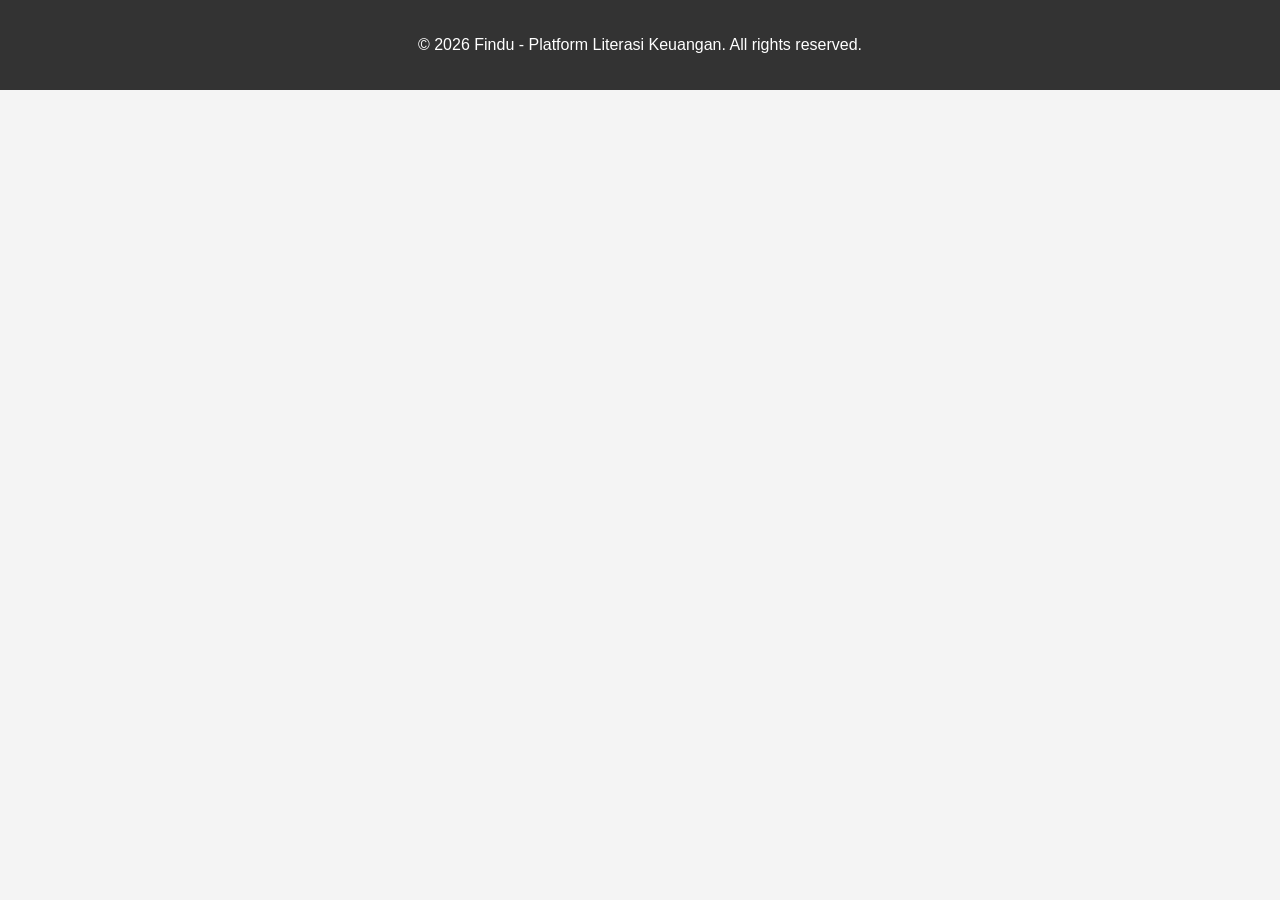
<file: index.html>
<!DOCTYPE html>
<html lang="id">
<head>
    <meta charset="UTF-8">
    <meta name="viewport" content="width=device-width, initial-scale=1.0">
    <title>Findu - Platform Literasi Keuangan & Investasi</title>
    <link rel="stylesheet" href="styles.css">
</head>
<body>
    <!-- Authentication Modal -->
    <div id="authModal" class="auth-modal">
        <div class="auth-container">
            <div class="auth-card login-card" id="loginCard">
                <div class="auth-header">
                    <h2>Login</h2>
                    <p>Selamat datang kembali di Findu</p>
                </div>
                <form onsubmit="handleLogin(event)">
                    <div class="form-group">
                        <label for="login-email">Email</label>
                        <input type="email" id="login-email" placeholder="nama@email.com" required>
                        <span class="input-icon">✉️</span>
                    </div>
                    <div class="form-group">
                        <label for="login-password">Password</label>
                        <input type="password" id="login-password" placeholder="••••••••" required>
                        <span class="input-icon">🔒</span>
                    </div>
                    <div class="form-remember">
                        <input type="checkbox" id="remember-me">
                        <label for="remember-me">Ingat saya</label>
                    </div>
                    <button type="submit" class="btn-auth">Masuk</button>
                </form>
                <div class="auth-footer">
                    <p>Belum punya akun? <a href="#" onclick="toggleAuth()">Daftar di sini</a></p>
                    <a href="#" class="forgot-password">Lupa password?</a>
                </div>
            </div>

            <div class="auth-card register-card hidden" id="registerCard">
                <div class="auth-header">
                    <h2>Daftar</h2>
                    <p>Mulai perjalanan finansial Anda sekarang</p>
                </div>
                <form onsubmit="handleRegister(event)">
                    <div class="form-group">
                        <label for="register-name">Nama Lengkap</label>
                        <input type="text" id="register-name" placeholder="Nama Anda" required>
                        <span class="input-icon">👤</span>
                    </div>
                    <div class="form-group">
                        <label for="register-email">Email</label>
                        <input type="email" id="register-email" placeholder="nama@email.com" required>
                        <span class="input-icon">✉️</span>
                    </div>
                    <div class="form-group">
                        <label for="register-password">Password</label>
                        <input type="password" id="register-password" placeholder="Minimal 8 karakter" required>
                        <span class="input-icon">🔒</span>
                    </div>
                    <div class="form-group">
                        <label for="register-confirm">Konfirmasi Password</label>
                        <input type="password" id="register-confirm" placeholder="Ulangi password" required>
                        <span class="input-icon">🔒</span>
                    </div>
                    <div class="form-checkbox">
                        <input type="checkbox" id="agree-terms" required>
                        <label for="agree-terms">Saya setuju dengan <a href="#">syarat & ketentuan</a></label>
                    </div>
                    <button type="submit" class="btn-auth">Daftar</button>
                </form>
                <div class="auth-footer">
                    <p>Sudah punya akun? <a href="#" onclick="toggleAuth()">Login di sini</a></p>
                </div>
            </div>
        </div>
    </div>


    <footer>
        <div class="container">
            <p>&copy; 2026 Findu - Platform Literasi Keuangan. All rights reserved.</p>
        </div>
    </footer>

</body>
</html>
</file>
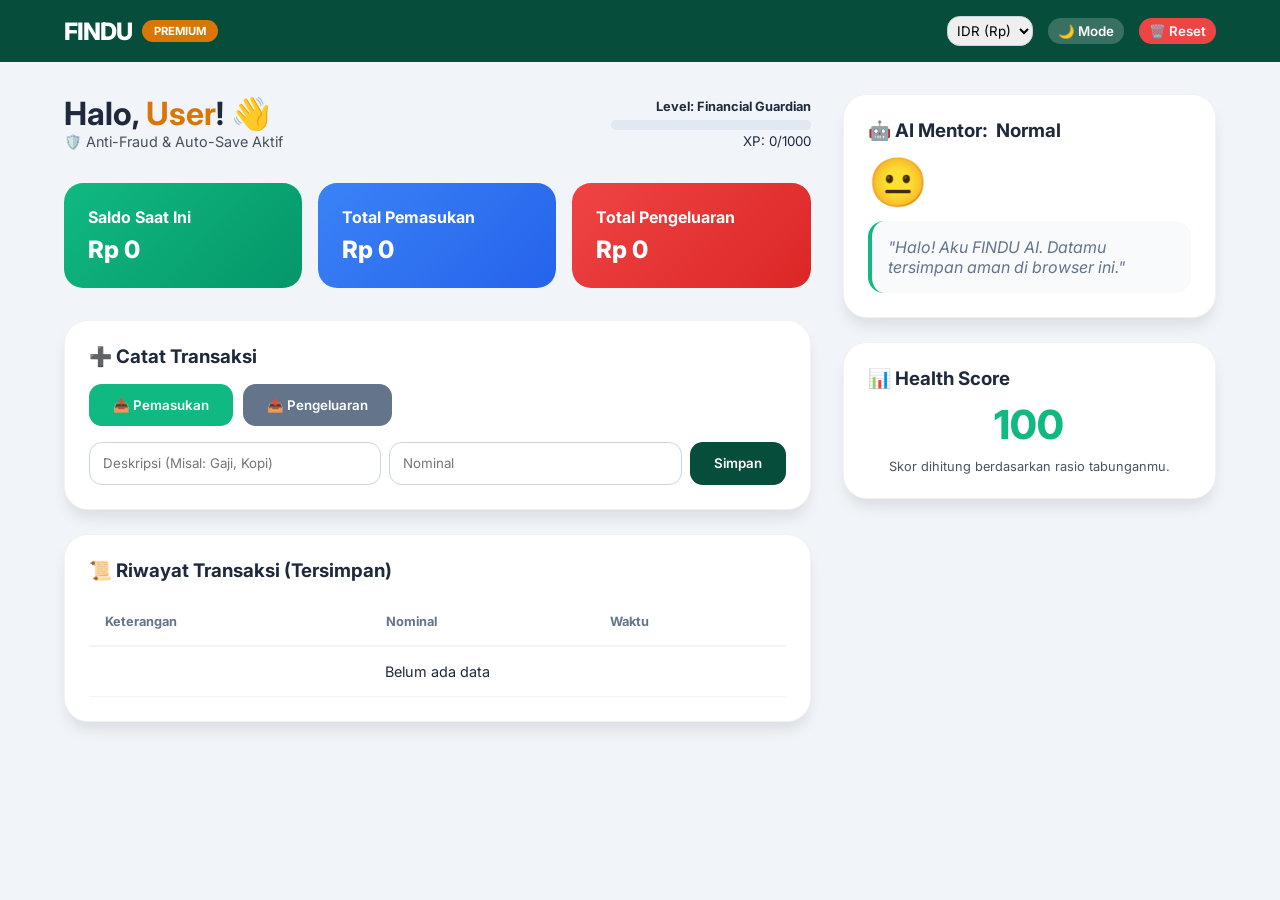
<file: dashboard.html>
<!DOCTYPE html>
<html lang="id">
<head>
    <meta charset="UTF-8">
    <meta name="viewport" content="width=device-width, initial-scale=1.0">
    <title>FINDU - Ultimate Premium Dashboard</title>
    <link href="https://fonts.googleapis.com/css2?family=Inter:wght@400;500;600;700;800&display=swap" rel="stylesheet">
    <style>
        :root {
            --emerald: #10b981;
            --emerald-dark: #064e3b;
            --gold: #d97706;
            --danger: #ef4444;
            --dark-bg: #0f172a;
            --card-bg: #ffffff;
            --text-main: #1e293b;
            --shadow: 0 10px 15px -3px rgba(0, 0, 0, 0.1);
        }

        * { margin: 0; padding: 0; box-sizing: border-box; font-family: 'Inter', sans-serif; }

        body { background: #f1f5f9; color: var(--text-main); min-height: 100vh; transition: 0.3s; }
        body.dark-mode { background: var(--dark-bg); color: #f1f5f9; }

        nav {
            background: var(--emerald-dark);
            padding: 1rem 5%;
            display: flex;
            justify-content: space-between;
            align-items: center;
            color: white;
            position: sticky;
            top: 0;
            z-index: 100;
        }

        .logo { font-size: 1.5rem; font-weight: 800; letter-spacing: -1px; }
        .badge-premium { background: var(--gold); padding: 4px 12px; border-radius: 20px; font-size: 0.7rem; font-weight: bold; }

        .container { padding: 2rem 5%; max-width: 1400px; margin: auto; display: grid; grid-template-columns: 2fr 1fr; gap: 2rem; }

        .card { 
            background: var(--card-bg); 
            border-radius: 1.5rem; 
            padding: 1.5rem; 
            box-shadow: var(--shadow); 
            border: 1px solid rgba(0,0,0,0.05);
            margin-bottom: 1.5rem;
        }

        .dark-mode .card { background: #1e293b; border-color: #334155; color: white; }

        .header-section { display: flex; justify-content: space-between; align-items: center; margin-bottom: 2rem; }
        .level-bar { background: #e2e8f0; height: 10px; border-radius: 10px; width: 200px; margin-top: 5px; overflow: hidden; }
        .level-fill { background: var(--gold); height: 100%; width: 0%; transition: 0.5s; }

        .stats-grid { display: grid; grid-template-columns: repeat(3, 1fr); gap: 1rem; margin-bottom: 2rem; }
        .stat-card { padding: 1.5rem; border-radius: 1.2rem; color: white; }
        .bg-wallet { background: linear-gradient(135deg, #10b981, #059669); }
        .bg-income { background: linear-gradient(135deg, #3b82f6, #2563eb); }
        .bg-expense { background: linear-gradient(135deg, #ef4444, #dc2626); }
        .stat-card .amount { font-size: 1.5rem; font-weight: 800; margin-top: 0.5rem; }

        .ai-bubble { font-style: italic; color: #64748b; padding: 1rem; border-radius: 1rem; background: #f8fafc; border-left: 4px solid var(--emerald); margin-top: 10px; }
        .dark-mode .ai-bubble { background: #0f172a; color: #cbd5e1; }

        .input-group { display: flex; gap: 0.5rem; margin-top: 1rem; }
        input, select { padding: 0.8rem; border: 1px solid #cbd5e1; border-radius: 0.8rem; outline: none; width: 100%; }
        .dark-mode input, .dark-mode select { background: #0f172a; color: white; border-color: #334155; }
        
        button { 
            padding: 0.8rem 1.5rem; border-radius: 0.8rem; border: none; 
            background: var(--emerald-dark); color: white; font-weight: 600; cursor: pointer; transition: 0.3s;
        }
        button:hover { opacity: 0.9; transform: translateY(-2px); }

        table { width: 100%; border-collapse: collapse; margin-top: 1rem; }
        th { text-align: left; padding: 1rem; font-size: 0.8rem; color: #64748b; border-bottom: 2px solid #f1f5f9; }
        td { padding: 1rem; border-bottom: 1px solid #f1f5f9; font-size: 0.9rem; }

        /* Overlay Pikir Dulu */
        #impulse-overlay {
            position: fixed; top: 0; left: 0; width: 100%; height: 100%;
            background: rgba(15, 23, 42, 0.9);
            display: none; justify-content: center; align-items: center;
            z-index: 1000; backdrop-filter: blur(8px);
        }
        .buffer-content {
            background: white; padding: 2.5rem; border-radius: 2rem;
            text-align: center; max-width: 400px; border: 2px solid var(--gold);
        }
        .timer-circle { font-size: 3rem; font-weight: 800; color: var(--gold); margin: 1rem 0; }

        @media (max-width: 900px) {
            .container { grid-template-columns: 1fr; }
            .stats-grid { grid-template-columns: 1fr; }
        }
    </style>
</head>
<body>

<div id="impulse-overlay">
    <div class="buffer-content">
        <h2 style="color:#1e293b">🤔 Tunggu Sebentar...</h2>
        <p style="color:#64748b; margin-top:10px;">Kamu ingin mengeluarkan uang cukup besar. Apakah ini benar-benar perlu?</p>
        <div class="timer-circle" id="buffer-timer">5</div>
        <p><small>"Berhenti sejenak bisa menyelamatkan tabunganmu."</small></p>
    </div>
</div>

<nav>
    <div style="display:flex; align-items:center; gap:10px;">
        <span class="logo">FINDU</span>
        <span class="badge-premium">PREMIUM</span>
    </div>
    <div style="display:flex; gap:15px; align-items:center;">
        <select id="curr" onchange="updateUI()" style="width:auto; padding:5px;">
            <option value="IDR">IDR (Rp)</option>
            <option value="USD">USD ($)</option>
            <option value="CNY">CNY (¥)</option>
        </select>
        <button onclick="toggleDark()" style="background:rgba(255,255,255,0.2); padding:5px 10px;">🌙 Mode</button>
        <button onclick="resetData()" style="background:var(--danger); padding:5px 10px;">🗑️ Reset</button>
    </div>
</nav>

<div class="container">
    <div class="left-col">
        <div class="header-section">
            <div>
                <h1>Halo, <span id="user-display" style="color:var(--gold)">User</span>! 👋</h1>
                <p style="font-size: 0.9rem; opacity: 0.8;">🛡️ Anti-Fraud & Auto-Save Aktif</p>
            </div>
            <div style="text-align: right;">
                <span style="font-weight: 700; font-size: 0.8rem;">Level: Financial Guardian</span>
                <div class="level-bar"><div class="level-fill" id="xp-bar"></div></div>
                <small>XP: <span id="xp-text">0</span>/1000</small>
            </div>
        </div>

        <div class="stats-grid">
            <div class="stat-card bg-wallet">
                <h4>Saldo Saat Ini</h4>
                <div class="amount" id="wal-text">0</div>
            </div>
            <div class="stat-card bg-income">
                <h4>Total Pemasukan</h4>
                <div class="amount" id="income-text">0</div>
            </div>
            <div class="stat-card bg-expense">
                <h4>Total Pengeluaran</h4>
                <div class="amount" id="expense-text">0</div>
            </div>
        </div>

        <div class="card">
            <h3>➕ Catat Transaksi</h3>
            <div style="margin: 1rem 0; display: flex; gap: 10px;">
                <button id="btn-in" onclick="setMode('income')" style="background:var(--emerald)">📥 Pemasukan</button>
                <button id="btn-out" onclick="setMode('expense')" style="background:#64748b">📤 Pengeluaran</button>
            </div>
            <div class="input-group">
                <input type="text" id="tx-name" placeholder="Deskripsi (Misal: Gaji, Kopi)">
                <input type="number" id="tx-amt" placeholder="Nominal">
                <button onclick="processTx()">Simpan</button>
            </div>
        </div>

        <div class="card">
            <h3>📜 Riwayat Transaksi (Tersimpan)</h3>
            <table id="tx-table">
                <thead>
                    <tr>
                        <th>Keterangan</th>
                        <th>Nominal</th>
                        <th>Waktu</th>
                    </tr>
                </thead>
                <tbody id="tx-body">
                    <tr><td colspan="3" style="text-align:center">Belum ada data</td></tr>
                </tbody>
            </table>
        </div>
    </div>

    <div class="right-col">
        <div class="card">
            <h3 style="display:flex; align-items:center; gap:8px;">🤖 AI Mentor: <span id="ai-status">Normal</span></h3>
            <div id="ai-mood-emoji" style="font-size: 3rem; margin: 10px 0;">😐</div>
            <div class="ai-bubble" id="ai-response">
                "Halo! Aku FINDU AI. Datamu tersimpan aman di browser ini."
            </div>
        </div>

        <div class="card">
            <h3>📊 Health Score</h3>
            <div id="health-score-val" style="font-size: 2.5rem; font-weight: 800; color: var(--emerald); text-align: center; margin: 10px 0;">100</div>
            <p style="font-size: 0.8rem; text-align: center; opacity: 0.8;">Skor dihitung berdasarkan rasio tabunganmu.</p>
        </div>
    </div>
</div>

<script>
    // --- STATE MANAGEMENT ---
    let wallet = 0;
    let totalIncome = 0;
    let totalExpense = 0;
    let xp = 0;
    let mode = 'income';
    let transactions = [];
    let isBufferActive = false;

    const rates = { IDR: 1, USD: 0.000064, CNY: 0.00046 };
    const symbols = { IDR: 'Rp', USD: '$', CNY: '¥' };

    // --- INITIALIZATION (LOAD FROM STORAGE) ---
    window.onload = () => {
        const savedData = localStorage.getItem('findu_data');
        if (savedData) {
            const data = JSON.parse(savedData);
            wallet = data.wallet || 0;
            totalIncome = data.totalIncome || 0;
            totalExpense = data.totalExpense || 0;
            xp = data.xp || 0;
            transactions = data.transactions || [];
        }

        const session = localStorage.getItem('currentUser');
        if (session) {
            document.getElementById('user-display').innerText = JSON.parse(session).fullname || "User";
        }
        
        updateUI();
    };

    // --- PERSISTENCE ---
    function saveToLocal() {
        const data = { wallet, totalIncome, totalExpense, xp, transactions };
        localStorage.setItem('findu_data', JSON.stringify(data));
    }

    function resetData() {
        if(confirm("Hapus semua data permanen?")) {
            localStorage.removeItem('findu_data');
            location.reload();
        }
    }

    // --- LOGIC ---
    function setMode(m) {
        mode = m;
        document.getElementById('btn-in').style.background = m === 'income' ? 'var(--emerald)' : '#64748b';
        document.getElementById('btn-out').style.background = m === 'expense' ? 'var(--danger)' : '#64748b';
    }

    function processTx() {
        const name = document.getElementById('tx-name').value.trim();
        const amt = parseFloat(document.getElementById('tx-amt').value) || 0;

        if (!name || amt <= 0) return alert("Input tidak valid!");

        // Anti-Impulse: Jika belanja > 500rb
        if (mode === 'expense' && amt >= 500000 && !isBufferActive) {
            activateBuffer(name, amt);
            return;
        }

        executeTransaction(name, amt);
    }

    function activateBuffer(name, amt) {
        isBufferActive = true;
        const overlay = document.getElementById('impulse-overlay');
        const timerText = document.getElementById('buffer-timer');
        let timeLeft = 5;

        overlay.style.display = 'flex';
        const countdown = setInterval(() => {
            timeLeft--;
            timerText.innerText = timeLeft;
            if (timeLeft <= 0) {
                clearInterval(countdown);
                overlay.style.display = 'none';
                if (confirm(`Masih ingin membeli ${name}?`)) executeTransaction(name, amt);
                isBufferActive = false;
                timerText.innerText = "5";
            }
        }, 1000);
    }

    function executeTransaction(name, amt) {
        const tx = { 
            name, 
            amt, 
            mode, 
            time: new Date().toLocaleString('id-ID', {hour:'2-digit', minute:'2-digit'}) 
        };
        
        transactions.unshift(tx);

        if (mode === 'income') {
            wallet += amt;
            totalIncome += amt;
            xp += 20;
        } else {
            wallet -= amt;
            totalExpense += amt;
            xp += 10;
        }

        updateUI();
        saveToLocal(); // Simpan setiap ada perubahan
        getAiFeedback(mode, name, amt);
        
        document.getElementById('tx-name').value = "";
        document.getElementById('tx-amt').value = "";
    }

    function updateUI() {
        const c = document.getElementById('curr').value;
        const r = rates[c];
        const s = symbols[c];

        document.getElementById('wal-text').innerText = `${s} ${(wallet * r).toLocaleString()}`;
        document.getElementById('income-text').innerText = `${s} ${(totalIncome * r).toLocaleString()}`;
        document.getElementById('expense-text').innerText = `${s} ${(totalExpense * r).toLocaleString()}`;
        
        document.getElementById('xp-text').innerText = xp;
        document.getElementById('xp-bar').style.width = Math.min((xp / 1000 * 100), 100) + "%";

        const body = document.getElementById('tx-body');
        if (transactions.length === 0) {
            body.innerHTML = '<tr><td colspan="3" style="text-align:center">Belum ada data</td></tr>';
        } else {
            body.innerHTML = transactions.map(t => `
                <tr>
                    <td><b>${t.name}</b><br><small style="color:${t.mode === 'income' ? 'var(--emerald)' : 'var(--danger)'}">${t.mode.toUpperCase()}</small></td>
                    <td style="color:${t.mode === 'income' ? 'var(--emerald)' : 'var(--danger)'}; font-weight:700">
                        ${t.mode === 'income' ? '+' : '-'} ${s} ${(t.amt * r).toLocaleString()}
                    </td>
                    <td><small>${t.time}</small></td>
                </tr>
            `).join('');
        }
    }

    function getAiFeedback(type, name, amt) {
        const res = document.getElementById('ai-response');
        const emoji = document.getElementById('ai-mood-emoji');
        
        if (type === 'income') {
            res.innerText = `"Cuan masuk! Tabung ya, jangan langsung dihabiskan."`;
            emoji.innerText = "🤑";
        } else {
            if (amt > 1000000) {
                res.innerText = `"Aduh, pengeluaran besar! '${name}' ini beneran butuh atau cuma pengen?"`;
                emoji.innerText = "😱";
            } else {
                res.innerText = `"Oke, pengeluaran kecil tercatat. Tetap disiplin!"`;
                emoji.innerText = "🧐";
            }
        }
    }

    function toggleDark() {
        document.body.classList.toggle('dark-mode');
    }
</script>

    
</body>
</html>
</file>
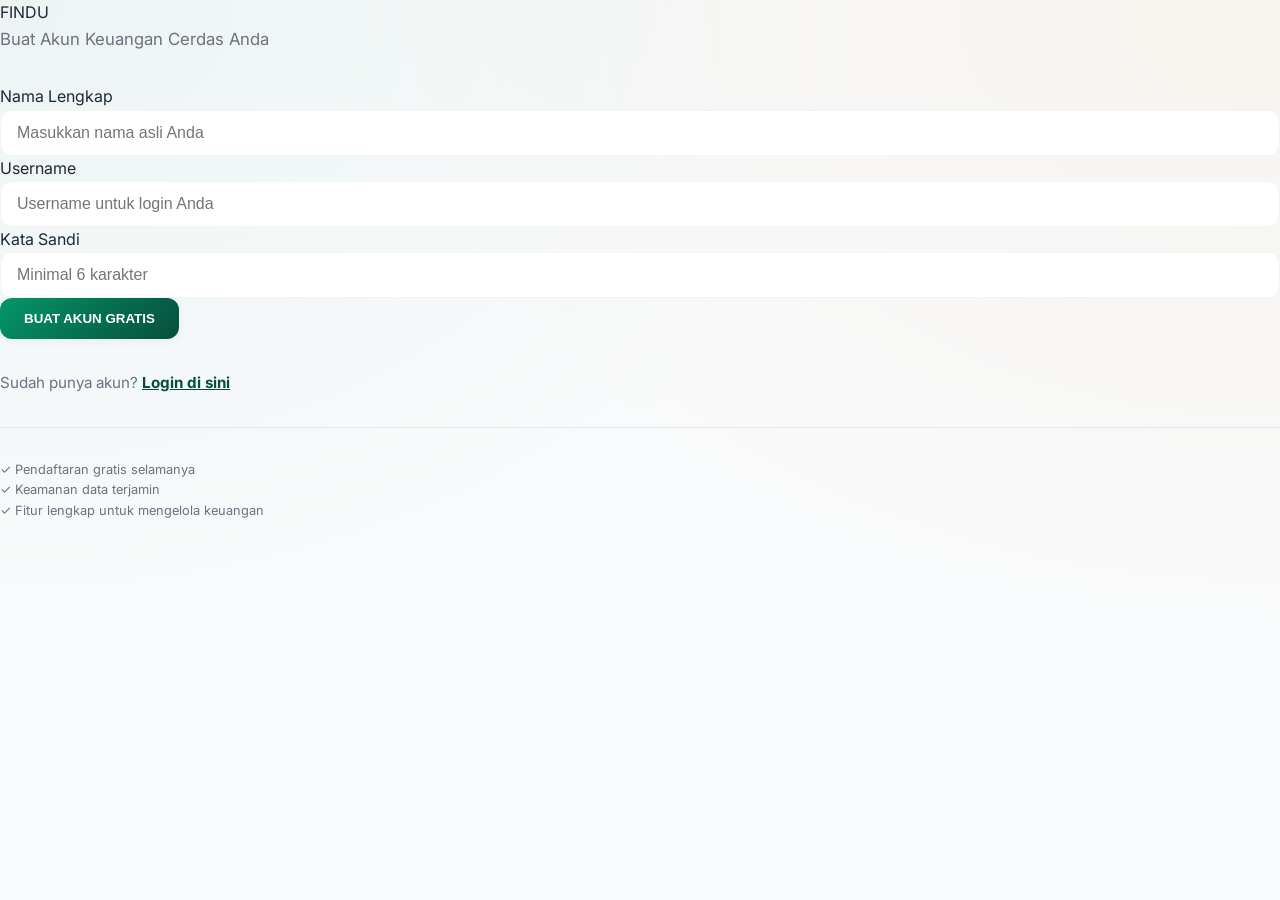
<file: register.html>
<!DOCTYPE html>
<html lang="id">
<head>
    <meta charset="UTF-8">
    <meta name="viewport" content="width=device-width, initial-scale=1.0">
    <title>FINDU - Registrasi Premium</title>
    <link rel="stylesheet" href="style.css">
    <link href="https://fonts.googleapis.com/css2?family=Inter:wght@400;500;600;700;800&display=swap" rel="stylesheet">
</head>
<body>
    <div id="toast" class="notification"></div>

    <div class="container">
        <div class="logo">FINDU</div>
        <p style="color: var(--gray-dark); font-size: 1.05rem; margin-bottom: 2rem;">Buat Akun Keuangan Cerdas Anda</p>

        <form onsubmit="handleRegister(event)">
            <div class="form-group">
                <label>Nama Lengkap</label>
                <input type="text" id="reg-fullname" required placeholder="Masukkan nama asli Anda">
            </div>
            <div class="form-group">
                <label>Username</label>
                <input type="text" id="reg-user" required placeholder="Username untuk login Anda">
            </div>
            <div class="form-group">
                <label>Kata Sandi</label>
                <input type="password" id="reg-pass" required placeholder="Minimal 6 karakter">
            </div>
            <button type="submit" class="btn-main">BUAT AKUN GRATIS</button>
        </form>

        <div style="margin-top: 2rem; font-size: 0.95rem; color: var(--gray-dark);">
            Sudah punya akun? 
            <a href="index.html" style="color: var(--emerald); font-weight: 700;">Login di sini</a>
        </div>

        <div style="margin-top: 2rem; padding-top: 2rem; border-top: 1px solid #E5E7EB;">
            <p style="font-size: 0.8rem; color: var(--gray-dark);">
                ✓ Pendaftaran gratis selamanya<br>
                ✓ Keamanan data terjamin<br>
                ✓ Fitur lengkap untuk mengelola keuangan
            </p>
        </div>
    </div>

    <script>
        function handleRegister(e) {
            e.preventDefault();
            const fullname = document.getElementById('reg-fullname').value;
            const user = document.getElementById('reg-user').value;
            const pass = document.getElementById('reg-pass').value;
            const toast = document.getElementById('toast');

            // Validasi panjang password
            if (pass.length < 6) {
                toast.innerText = "✕ Password minimal 6 karakter";
                toast.style.display = 'block';
                toast.style.background = "linear-gradient(135deg, #DC2626 0%, #EF4444 100%)";
                setTimeout(() => { toast.style.display = 'none'; }, 3000);
                return;
            }

            // Ambil database lama atau buat baru jika kosong
            const storedData = localStorage.getItem('findu_db');
            let users = storedData ? JSON.parse(storedData) : [];

            // Cek apakah username sudah dipakai
            const isExist = users.some(u => u.username === user);

            if (isExist) {
                toast.innerText = "✕ Username sudah terdaftar. Pilih username lain.";
                toast.style.display = 'block';
                toast.style.background = "linear-gradient(135deg, #F59E0B 0%, #D97706 100%)";
                setTimeout(() => { toast.style.display = 'none'; }, 3000);
            } else {
                // Simpan user baru ke array
                users.push({
                    fullname: fullname,
                    username: user,
                    password: pass
                });

                // Masukkan kembali ke localStorage
                localStorage.setItem('findu_db', JSON.stringify(users));

                toast.innerText = "✓ Registrasi Berhasil! Mengalihkan ke login...";
                toast.style.display = 'block';
                toast.style.background = "linear-gradient(135deg, #059669 0%, #10B981 100%)";

                setTimeout(() => { window.location.href = 'index.html'; }, 2000);
            }
        }
    </script>
</body>
</html>
</file>
<file: styles.css>
* {
    margin: 0;
    padding: 0;
    box-sizing: border-box;
}

body {
    font-family: 'Segoe UI', Tahoma, Geneva, Verdana, sans-serif;
    line-height: 1.6;
    color: #333;
    background-color: #f4f4f4;
}

.container {
    max-width: 1200px;
    margin: 0 auto;
    padding: 0 20px;
}

/* ===== Authentication Styles ===== */
.auth-modal {
    display: none;
    position: fixed;
    top: 0;
    left: 0;
    width: 100%;
    height: 100%;
    background: rgba(0, 0, 0, 0.7);
    z-index: 2000;
    justify-content: center;
    align-items: center;
    backdrop-filter: blur(5px);
}

.auth-modal.active {
    display: flex;
}

.auth-container {
    width: 100%;
    max-width: 420px;
    perspective: 1000px;
}

.auth-card {
    background: white;
    border-radius: 15px;
    padding: 2.5rem;
    box-shadow: 0 20px 60px rgba(0, 0, 0, 0.3);
    animation: slideInUp 0.4s ease-out;
    opacity: 1;
    transform: translateY(0);
    transition: all 0.3s ease;
}

.auth-card.hidden {
    display: none;
    opacity: 0;
    transform: translateY(20px);
}

@keyframes slideInUp {
    from {
        opacity: 0;
        transform: translateY(30px);
    }
    to {
        opacity: 1;
        transform: translateY(0);
    }
}

.auth-header {
    text-align: center;
    margin-bottom: 2rem;
}

.auth-header h2 {
    color: #667eea;
    font-size: 1.8rem;
    margin-bottom: 0.5rem;
}

.auth-header p {
    color: #999;
    font-size: 0.95rem;
}

.form-group {
    margin-bottom: 1.5rem;
    position: relative;
}

.form-group label {
    display: block;
    margin-bottom: 0.5rem;
    color: #555;
    font-weight: 600;
    font-size: 0.9rem;
}

.form-group input {
    width: 100%;
    padding: 0.9rem 2.5rem 0.9rem 1rem;
    border: 2px solid #e0e0e0;
    border-radius: 8px;
    font-size: 0.95rem;
    transition: all 0.3s ease;
}

.form-group input:focus {
    outline: none;
    border-color: #667eea;
    box-shadow: 0 0 0 4px rgba(102, 126, 234, 0.1);
}

.form-group input::placeholder {
    color: #bbb;
}

.input-icon {
    position: absolute;
    right: 1rem;
    top: 2.5rem;
    font-size: 1.2rem;
    pointer-events: none;
}

.form-remember {
    display: flex;
    align-items: center;
    margin-bottom: 1.5rem;
    gap: 0.5rem;
}

.form-remember input[type="checkbox"] {
    width: auto;
    padding: 0;
    cursor: pointer;
}

.form-remember label {
    margin: 0;
    color: #666;
    font-size: 0.9rem;
    cursor: pointer;
}

.form-checkbox {
    margin-bottom: 1.5rem;
    display: flex;
    align-items: flex-start;
    gap: 0.5rem;
}

.form-checkbox input[type="checkbox"] {
    width: auto;
    margin-top: 0.3rem;
    cursor: pointer;
}

.form-checkbox label {
    margin: 0;
    color: #666;
    font-size: 0.9rem;
    cursor: pointer;
}

.form-checkbox a {
    color: #667eea;
    text-decoration: none;
}

.form-checkbox a:hover {
    text-decoration: underline;
}

.btn-auth {
    width: 100%;
    padding: 1rem;
    background: linear-gradient(135deg, #667eea 0%, #764ba2 100%);
    color: white;
    border: none;
    border-radius: 8px;
    font-size: 1rem;
    font-weight: 600;
    cursor: pointer;
    transition: all 0.3s ease;
    text-transform: uppercase;
    letter-spacing: 0.5px;
}

.btn-auth:hover {
    transform: translateY(-2px);
    box-shadow: 0 8px 20px rgba(102, 126, 234, 0.3);
}

.btn-auth:active {
    transform: translateY(0);
}

.auth-footer {
    margin-top: 1.5rem;
    text-align: center;
}

.auth-footer p {
    color: #666;
    margin-bottom: 1rem;
}

.auth-footer a {
    color: #667eea;
    text-decoration: none;
    font-weight: 500;
    transition: color 0.3s;
}

.auth-footer a:hover {
    color: #764ba2;
}

.forgot-password {
    display: block;
    margin-top: 1rem;
}

/* ===== Navbar Styles ===== */
.navbar {
    background: linear-gradient(135deg, #667eea 0%, #764ba2 100%);
    color: white;
    padding: 1rem 0;
    position: sticky;
    top: 0;
    z-index: 100;
    box-shadow: 0 2px 10px rgba(0,0,0,0.1);
}

.navbar .container {
    display: flex;
    justify-content: space-between;
    align-items: center;
}

.logo {
    font-size: 1.8rem;
    font-weight: bold;
    cursor: pointer;
}

.nav-menu {
    display: flex;
    list-style: none;
    gap: 2rem;
    align-items: center;
}

.nav-menu a {
    color: white;
    text-decoration: none;
    transition: opacity 0.3s;
    font-weight: 500;
}

.nav-menu a:hover {
    opacity: 0.8;
}

.nav-auth {
    background: rgba(255, 255, 255, 0.2);
    padding: 0.6rem 1.2rem;
    border-radius: 6px;
    transition: all 0.3s;
}

.nav-auth:hover {
    background: rgba(255, 255, 255, 0.3);
    opacity: 1;
}

/* ===== Hero Section ===== */
.hero {
    background: linear-gradient(135deg, #667eea 0%, #764ba2 100%);
    color: white;
    padding: 6rem 0;
    text-align: center;
}

.hero h1 {
    font-size: 3rem;
    margin-bottom: 1rem;
}

.hero p {
    font-size: 1.3rem;
    margin-bottom: 2rem;
}

.cta-button {
    background-color: #ff6b6b;
    color: white;
    border: none;
    padding: 12px 30px;
    font-size: 1rem;
    border-radius: 5px;
    cursor: pointer;
    transition: background-color 0.3s;
}

.cta-button:hover {
    background-color: #ff5252;
}

/* ===== Features Section ===== */
.features {
    padding: 4rem 0;
    background-color: white;
}

.features h2 {
    text-align: center;
    font-size: 2.5rem;
    margin-bottom: 3rem;
    color: #333;
}

.features-grid {
    display: grid;
    grid-template-columns: repeat(auto-fit, minmax(280px, 1fr));
    gap: 2rem;
}

.feature-card {
    background: white;
    border: 1px solid #e0e0e0;
    border-radius: 10px;
    padding: 2rem;
    text-align: center;
    transition: transform 0.3s, box-shadow 0.3s;
    box-shadow: 0 2px 8px rgba(0,0,0,0.05);
}

.feature-card:hover {
    transform: translateY(-5px);
    box-shadow: 0 8px 20px rgba(0,0,0,0.1);
}

.feature-icon {
    font-size: 3rem;
    margin-bottom: 1rem;
}

.feature-card h3 {
    color: #667eea;
    margin-bottom: 1rem;
}

/* ===== Education Section ===== */
.education {
    padding: 4rem 0;
    background-color: #f9f9f9;
}

.education h2 {
    text-align: center;
    font-size: 2.5rem;
    margin-bottom: 2rem;
    color: #333;
}

.education-tabs {
    background: white;
    border-radius: 10px;
    box-shadow: 0 2px 8px rgba(0,0,0,0.05);
    overflow: hidden;
}

.tab-buttons {
    display: flex;
    border-bottom: 2px solid #e0e0e0;
    background-color: #f5f5f5;
    flex-wrap: wrap;
}

.tab-btn {
    flex: 1;
    padding: 1.5rem;
    border: none;
    background: none;
    cursor: pointer;
    font-size: 1rem;
    font-weight: 500;
    color: #666;
    transition: all 0.3s;
    border-bottom: 3px solid transparent;
}

.tab-btn:hover {
    background-color: #f0f0f0;
}

.tab-btn.active {
    color: #667eea;
    border-bottom-color: #667eea;
    background-color: white;
}

.tab-content {
    display: none;
    padding: 2rem;
    animation: fadeIn 0.3s;
}

.tab-content.active {
    display: block;
}

@keyframes fadeIn {
    from { opacity: 0; }
    to { opacity: 1; }
}

.lesson {
    margin-bottom: 2rem;
}

.lesson h4 {
    color: #667eea;
    margin-bottom: 1rem;
    font-size: 1.1rem;
}

.lesson ul, .lesson ol {
    margin-left: 1.5rem;
    line-height: 1.8;
}

.lesson li {
    margin-bottom: 0.5rem;
}

/* ===== Tools Section ===== */
.tools {
    padding: 4rem 0;
    background-color: white;
}

.tools h2 {
    text-align: center;
    font-size: 2.5rem;
    margin-bottom: 3rem;
    color: #333;
}

.tools-grid {
    display: grid;
    grid-template-columns: repeat(auto-fit, minmax(300px, 1fr));
    gap: 2rem;
}

.tool-card {
    background: white;
    border: 1px solid #e0e0e0;
    border-radius: 10px;
    padding: 2rem;
    box-shadow: 0 2px 8px rgba(0,0,0,0.05);
}

.tool-card h3 {
    color: #667eea;
    margin-bottom: 1.5rem;
    font-size: 1.3rem;
}

.calculator {
    display: flex;
    flex-direction: column;
    gap: 1rem;
}

.calculator label {
    font-weight: 500;
    color: #555;
    font-size: 0.95rem;
}

.calculator input {
    padding: 0.8rem;
    border: 1px solid #ddd;
    border-radius: 5px;
    font-size: 1rem;
    transition: border-color 0.3s;
}

.calculator input:focus {
    outline: none;
    border-color: #667eea;
    box-shadow: 0 0 5px rgba(102, 126, 234, 0.3);
}

.calculator button {
    background: linear-gradient(135deg, #667eea 0%, #764ba2 100%);
    color: white;
    border: none;
    padding: 1rem;
    border-radius: 5px;
    cursor: pointer;
    font-weight: 500;
    transition: transform 0.2s;
}

.calculator button:hover {
    transform: scale(1.02);
}

.result {
    background-color: #f0f4ff;
    border-left: 4px solid #667eea;
    padding: 1rem;
    border-radius: 5px;
    min-height: 60px;
    display: flex;
    align-items: center;
    color: #333;
}

.result strong {
    color: #667eea;
}

/* ===== AI Mentor Section ===== */
.ai-mentor {
    padding: 4rem 0;
    background: linear-gradient(135deg, rgba(102, 126, 234, 0.05) 0%, rgba(118, 75, 162, 0.05) 100%);
}

.ai-mentor h2 {
    text-align: center;
    font-size: 2.5rem;
    margin-bottom: 0.5rem;
    color: #333;
}

.mentor-subtitle {
    text-align: center;
    color: #999;
    margin-bottom: 3rem;
    font-size: 1.05rem;
}

.mentor-container {
    display: grid;
    grid-template-columns: 1fr 300px;
    gap: 2rem;
    background: white;
    border-radius: 15px;
    overflow: hidden;
    box-shadow: 0 8px 30px rgba(0, 0, 0, 0.1);
}

.mentor-chat {
    display: flex;
    flex-direction: column;
    min-height: 500px;
}

.chat-header {
    background: linear-gradient(135deg, #667eea 0%, #764ba2 100%);
    color: white;
    padding: 1.5rem;
    display: flex;
    align-items: center;
    gap: 1rem;
}

.mentor-avatar {
    font-size: 2.5rem;
}

.mentor-info h3 {
    margin: 0;
    font-size: 1.1rem;
}

.mentor-info p {
    margin: 0;
    font-size: 0.85rem;
    opacity: 0.9;
}

.chat-messages {
    flex: 1;
    overflow-y: auto;
    padding: 1.5rem;
    display: flex;
    flex-direction: column;
    gap: 1rem;
}

.message {
    display: flex;
    gap: 1rem;
    animation: slideInMessage 0.3s ease-out;
}

@keyframes slideInMessage {
    from {
        opacity: 0;
        transform: translateY(10px);
    }
    to {
        opacity: 1;
        transform: translateY(0);
    }
}

.message-avatar {
    font-size: 1.5rem;
    flex-shrink: 0;
}

.message-content {
    flex: 1;
}

.message-content p {
    margin: 0;
    padding: 0.8rem 1rem;
    border-radius: 10px;
    line-height: 1.5;
}

.bot-message .message-content p {
    background: #f0f4ff;
    color: #333;
    border: 1px solid #e0e8ff;
}

.user-message {
    justify-content: flex-end;
}

.user-message .message-content p {
    background: linear-gradient(135deg, #667eea 0%, #764ba2 100%);
    color: white;
}

.chat-input-area {
    padding: 1.5rem;
    background: #f9f9f9;
    border-top: 1px solid #e0e0e0;
}

.quick-replies {
    display: grid;
    grid-template-columns: repeat(2, 1fr);
    gap: 0.5rem;
    margin-bottom: 1rem;
}

.quick-reply {
    padding: 0.6rem;
    background: white;
    border: 1px solid #ddd;
    border-radius: 6px;
    font-size: 0.85rem;
    cursor: pointer;
    transition: all 0.2s;
    text-align: left;
    color: #667eea;
}

.quick-reply:hover {
    background: #f0f4ff;
    border-color: #667eea;
}

.input-wrapper {
    display: flex;
    gap: 0.5rem;
}

.input-wrapper input {
    flex: 1;
    padding: 0.8rem;
    border: 1px solid #ddd;
    border-radius: 6px;
    font-size: 0.95rem;
}

.input-wrapper input:focus {
    outline: none;
    border-color: #667eea;
    box-shadow: 0 0 5px rgba(102, 126, 234, 0.3);
}

.btn-send {
    padding: 0.8rem 1.5rem;
    background: linear-gradient(135deg, #667eea 0%, #764ba2 100%);
    color: white;
    border: none;
    border-radius: 6px;
    cursor: pointer;
    font-weight: 600;
    transition: all 0.2s;
}

.btn-send:hover {
    transform: translateY(-2px);
    box-shadow: 0 4px 12px rgba(102, 126, 234, 0.3);
}

.mentor-sidebar {
    background: #f9f9f9;
    padding: 1.5rem;
    border-left: 1px solid #e0e0e0;
    overflow-y: auto;
}

.sidebar-card {
    margin-bottom: 1.5rem;
}

.sidebar-card h4 {
    color: #667eea;
    margin-bottom: 1rem;
    font-size: 0.95rem;
}

.sidebar-card ul {
    list-style: none;
}

.sidebar-card li {
    margin-bottom: 0.5rem;
}

.sidebar-card a {
    color: #666;
    text-decoration: none;
    font-size: 0.9rem;
    transition: color 0.2s;
}

.sidebar-card a:hover {
    color: #667eea;
}

/* ===== About Section ===== */
.about {
    padding: 4rem 0;
    background-color: #f9f9f9;
    text-align: center;
}

.about h2 {
    font-size: 2.5rem;
    margin-bottom: 2rem;
    color: #333;
}

.about p {
    font-size: 1.1rem;
    margin-bottom: 1rem;
    line-height: 1.8;
    color: #555;
    max-width: 600px;
    margin-left: auto;
    margin-right: auto;
}

/* ===== Footer ===== */
footer {
    background-color: #333;
    color: white;
    text-align: center;
    padding: 2rem 0;
}

/* ===== Responsive Design ===== */
@media (max-width: 768px) {
    .hero h1 {
        font-size: 2rem;
    }

    .hero p {
        font-size: 1rem;
    }

    .nav-menu {
        gap: 1rem;
        font-size: 0.9rem;
    }

    .features h2, .education h2, .tools h2, .about h2, .ai-mentor h2 {
        font-size: 1.8rem;
    }

    .tab-buttons {
        flex-wrap: wrap;
    }

    .tab-btn {
        flex: 1;
        min-width: 100px;
        padding: 1rem;
    }

    .features-grid, .tools-grid {
        grid-template-columns: 1fr;
    }

    .mentor-container {
        grid-template-columns: 1fr;
    }

    .mentor-sidebar {
        border-left: none;
        border-top: 1px solid #e0e0e0;
    }

    .quick-replies {
        grid-template-columns: 1fr;
    }

    .auth-card {
        padding: 2rem;
    }

    .auth-container {
        max-width: 90%;
    }
}
</file>
<file: style.css>
:root {
    /* Color Palette */
    --emerald: #064E3B;
    --emerald-light: #059669;
    --gold: #D97706;
    --gold-light: #F59E0B;
    --white: #FFFFFF;
    --gray: #F3F4F6;
    --gray-dark: #6B7280;
    --bg-body: #F9FAFB;
    --card-bg: #FFFFFF;
    --text-main: #1F2937;
    --danger: #EF4444;
    --success: #10B981;

    /* Shadows & Effects */
    --shadow-sm: 0 2px 8px rgba(0,0,0,0.05);
    --shadow-md: 0 8px 20px rgba(0,0,0,0.08);
    --shadow-xl: 0 20px 40px rgba(0,0,0,0.12);
    --transition: all 0.3s cubic-bezier(0.4, 0, 0.2, 1);
}

/* Dark Mode Variables */
body.dark-mode {
    --bg-body: #0F172A;
    --card-bg: #1E293B;
    --text-main: #F8FAFC;
    --gray: #334155;
    --gray-dark: #CBD5E1;
}

/* Global Reset */
* {
    box-sizing: border-box;
    margin: 0;
    padding: 0;
}

body {
    font-family: 'Inter', -apple-system, system-ui, sans-serif;
    background: var(--bg-body);
    background-image: radial-gradient(at 0% 0%, rgba(5, 150, 105, 0.05) 0, transparent 50%), 
                      radial-gradient(at 100% 0%, rgba(217, 119, 6, 0.05) 0, transparent 50%);
    color: var(--text-main);
    transition: var(--transition);
    line-height: 1.6;
    min-height: 100vh;
    overflow-x: hidden;
}

/* --- Layout Components --- */

.navbar {
    background: linear-gradient(135deg, var(--emerald) 0%, #064E3B 100%);
    padding: 0.8rem 5%;
    display: flex;
    justify-content: space-between;
    align-items: center;
    position: sticky;
    top: 0;
    z-index: 1000;
    box-shadow: var(--shadow-md);
    backdrop-filter: blur(12px);
}

.main-content {
    padding: 2rem 5%;
    max-width: 1400px;
    margin: 0 auto;
    animation: fadeInUp 0.6s ease-out;
}

.grid {
    display: grid;
    grid-template-columns: 2fr 1fr;
    gap: 1.5rem;
}

/* --- Card Styles --- */

.card {
    background: var(--card-bg);
    padding: 1.5rem;
    border-radius: 1.25rem;
    border: 1px solid rgba(0, 0, 0, 0.05);
    box-shadow: var(--shadow-sm);
    transition: var(--transition);
    position: relative;
    overflow: hidden;
}

body.dark-mode .card {
    border-color: rgba(255, 255, 255, 0.05);
}

.card:hover {
    box-shadow: var(--shadow-md);
    transform: translateY(-3px);
}

.card::before {
    content: '';
    position: absolute;
    top: 0; left: 0; right: 0; height: 3px;
    background: linear-gradient(90deg, var(--emerald), var(--gold));
    transform: scaleX(0);
    transition: transform 0.4s ease;
}

.card:hover::before { transform: scaleX(1); }

/* AI Ego & Butterfly Specific */
#ai-ego-card { border-left: 4px solid var(--emerald); }

.butterfly-card {
    background: linear-gradient(135deg, rgba(255, 251, 235, 0.5) 0%, var(--card-bg) 100%);
    border: 1px solid #fef3c7;
}

/* --- Form Elements --- */

input, select, textarea {
    width: 100%;
    padding: 0.8rem 1rem;
    border-radius: 0.75rem;
    border: 1.5px solid var(--gray);
    background: var(--card-bg);
    color: var(--text-main);
    font-size: 1rem;
    transition: var(--transition);
}

input:focus {
    outline: none;
    border-color: var(--emerald);
    box-shadow: 0 0 0 4px rgba(16, 185, 129, 0.1);
}

.btn-main {
    padding: 0.8rem 1.5rem;
    border-radius: 0.75rem;
    background: linear-gradient(135deg, var(--emerald-light) 0%, var(--emerald) 100%);
    color: white;
    border: none;
    font-weight: 700;
    cursor: pointer;
    box-shadow: var(--shadow-sm);
    transition: var(--transition);
}

.btn-main:hover {
    filter: brightness(1.1);
    transform: translateY(-2px);
    box-shadow: var(--shadow-md);
}

/* --- Tables --- */

.table-container {
    overflow-x: auto;
    border-radius: 1rem;
    border: 1px solid var(--gray);
}

table {
    width: 100%;
    border-collapse: collapse;
    background: var(--card-bg);
}

table th {
    background: rgba(0,0,0,0.02);
    padding: 1rem;
    text-align: left;
    font-size: 0.85rem;
    text-transform: uppercase;
    color: var(--gray-dark);
}

table td {
    padding: 1rem;
    border-bottom: 1px solid var(--gray);
}

/* --- Components --- */

.level-bar {
    background: var(--gray);
    height: 8px;
    border-radius: 10px;
    overflow: hidden;
}

.level-fill {
    background: linear-gradient(90deg, var(--emerald-light), var(--gold));
    height: 100%;
    transition: width 1s cubic-bezier(0.4, 0, 0.2, 1);
}

/* --- Animations --- */

@keyframes fadeInUp {
    from { opacity: 0; transform: translateY(20px); }
    to { opacity: 1; transform: translateY(0); }
}

/* --- RESPONSIVE DESIGN (Sederhana & Efektif) --- */

@media (max-width: 1024px) {
    .grid { grid-template-columns: 1fr; }
    .navbar { padding: 1rem 3%; }
}

@media (max-width: 768px) {
    .header-section {
        flex-direction: column;
        align-items: flex-start !important;
        gap: 1rem;
    }
    
    .input-group {
        display: flex;
        flex-direction: column;
        gap: 10px;
    }

    .balance-section {
        display: grid;
        grid-template-columns: 1fr 1fr;
        gap: 10px;
    }
}

@media (max-width: 480px) {
    .balance-section { grid-template-columns: 1fr; }
    .main-content { padding: 1.5rem 1rem; }
    h1 { font-size: 1.5rem; }
    .card { padding: 1rem; }
}
/* Efek Getar untuk AI yang Marah */
@keyframes shake {
    0% { transform: translateX(0); }
    25% { transform: translateX(-5px); }
    50% { transform: translateX(5px); }
    75% { transform: translateX(-5px); }
    100% { transform: translateX(0); }
}

.shake { animation: shake 0.2s ease-in-out 0s 2; }

/* Overlay Pikir Dulu */
#impulse-overlay {
    position: fixed; top: 0; left: 0; width: 100%; height: 100%;
    background: rgba(15, 23, 42, 0.9);
    display: none; justify-content: center; align-items: center;
    z-index: 1000; backdrop-filter: blur(8px);
}

.buffer-content {
    background: var(--card-bg); padding: 2.5rem; border-radius: 2rem;
    text-align: center; max-width: 400px; border: 2px solid var(--gold);
}

.timer-circle {
    font-size: 3rem; font-weight: 800; color: var(--gold); margin: 1rem 0;
}
</file>
